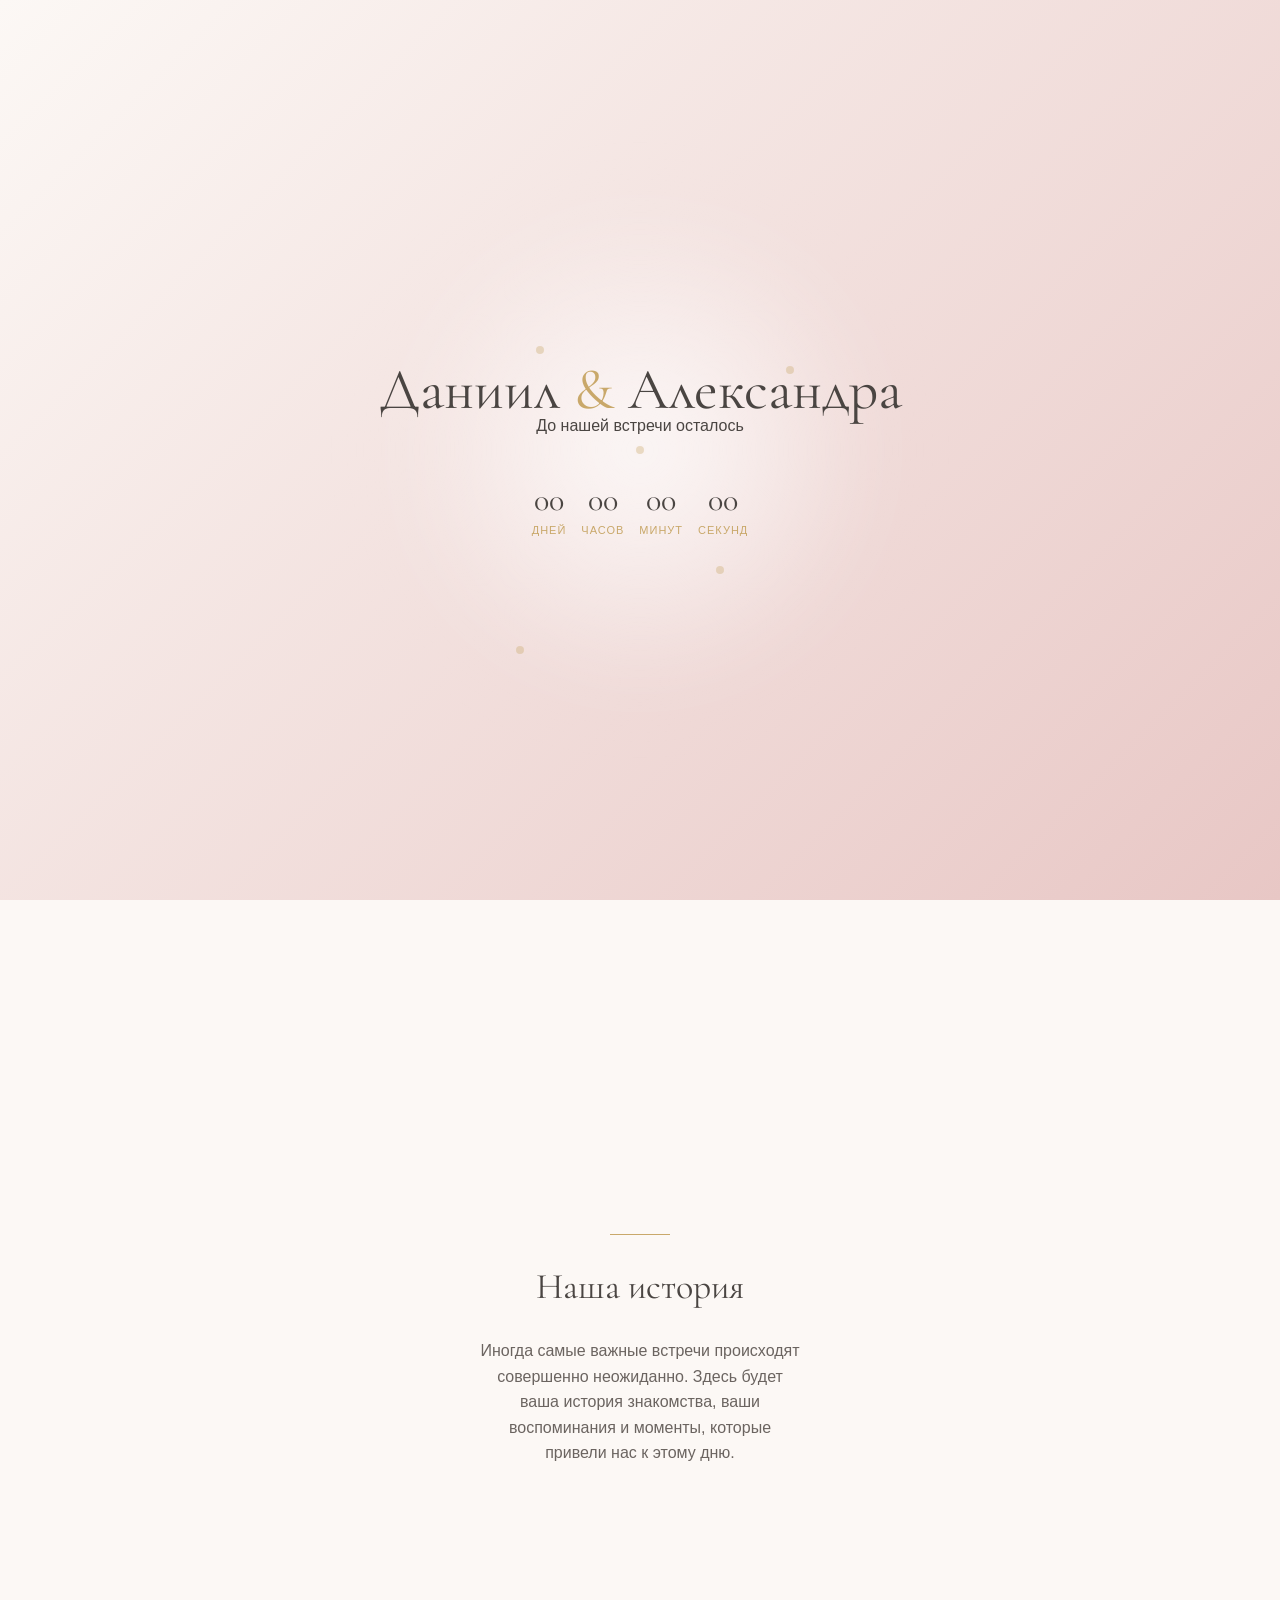
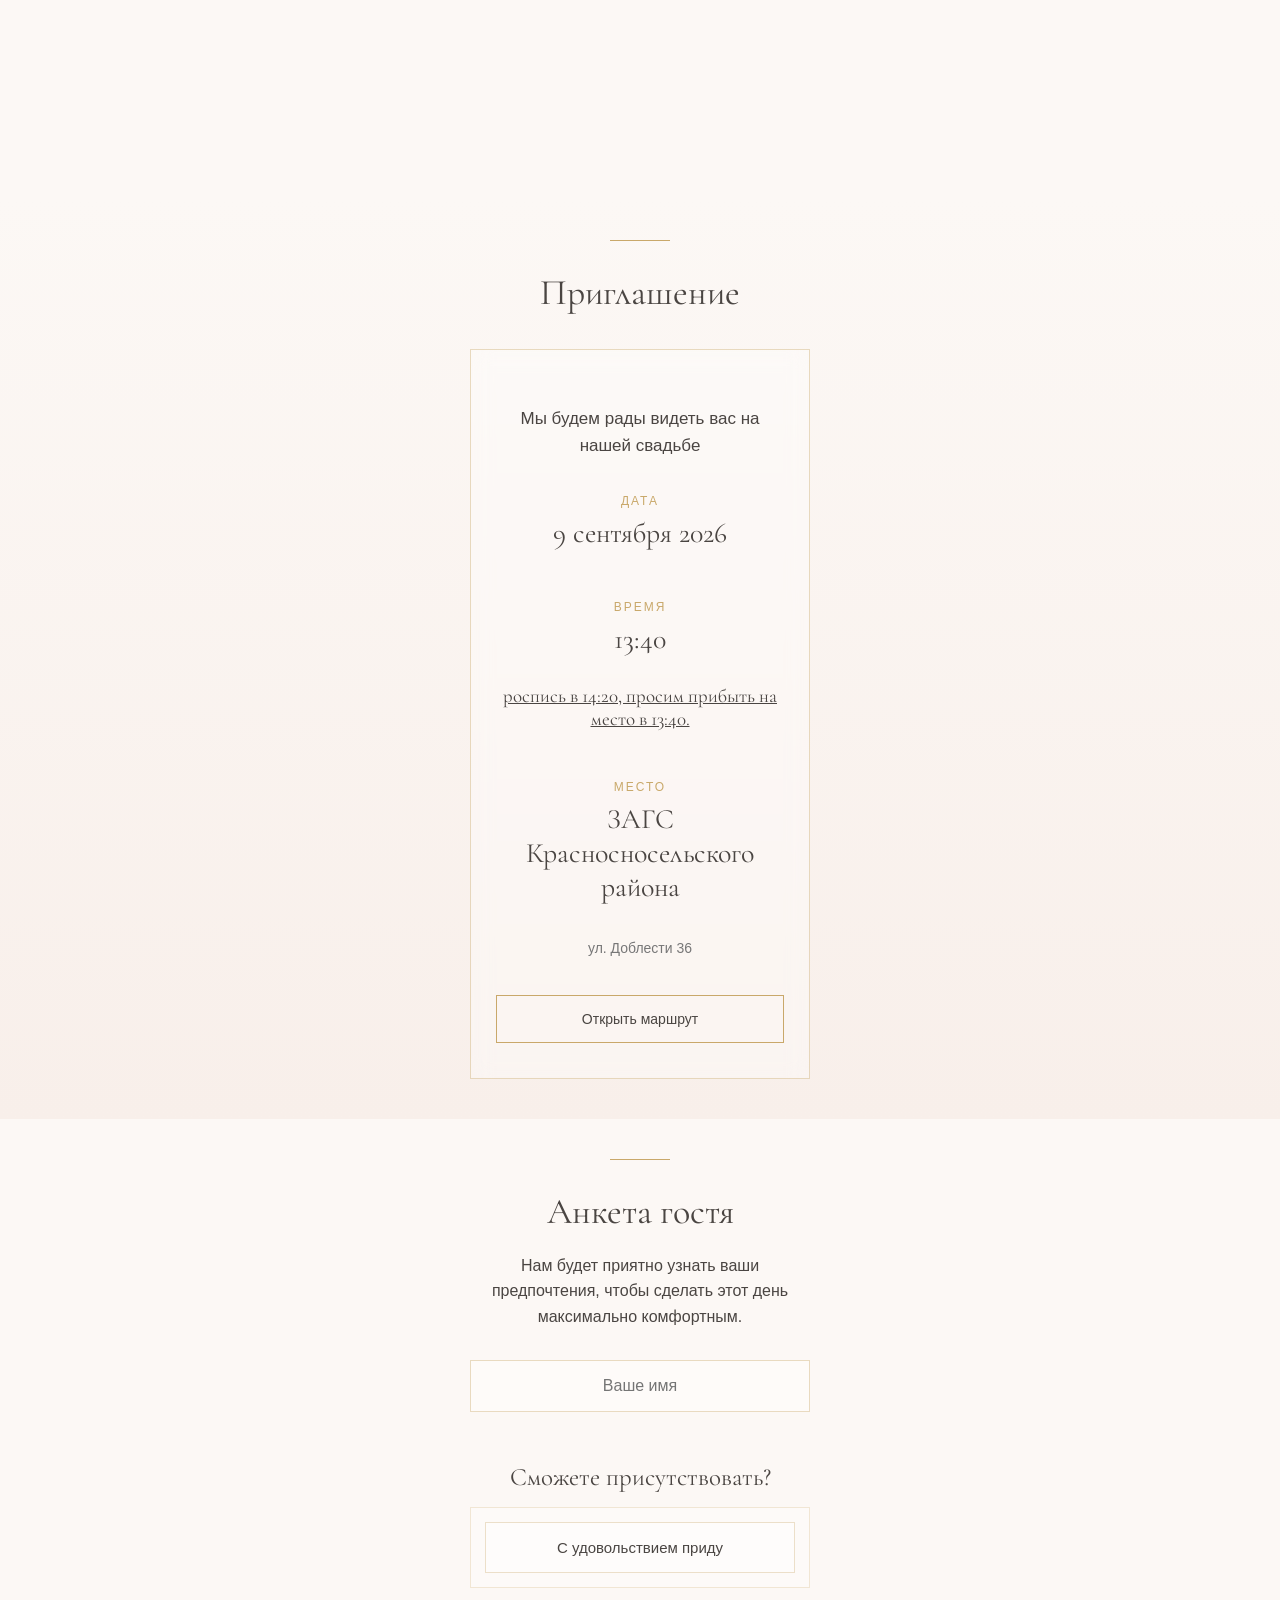
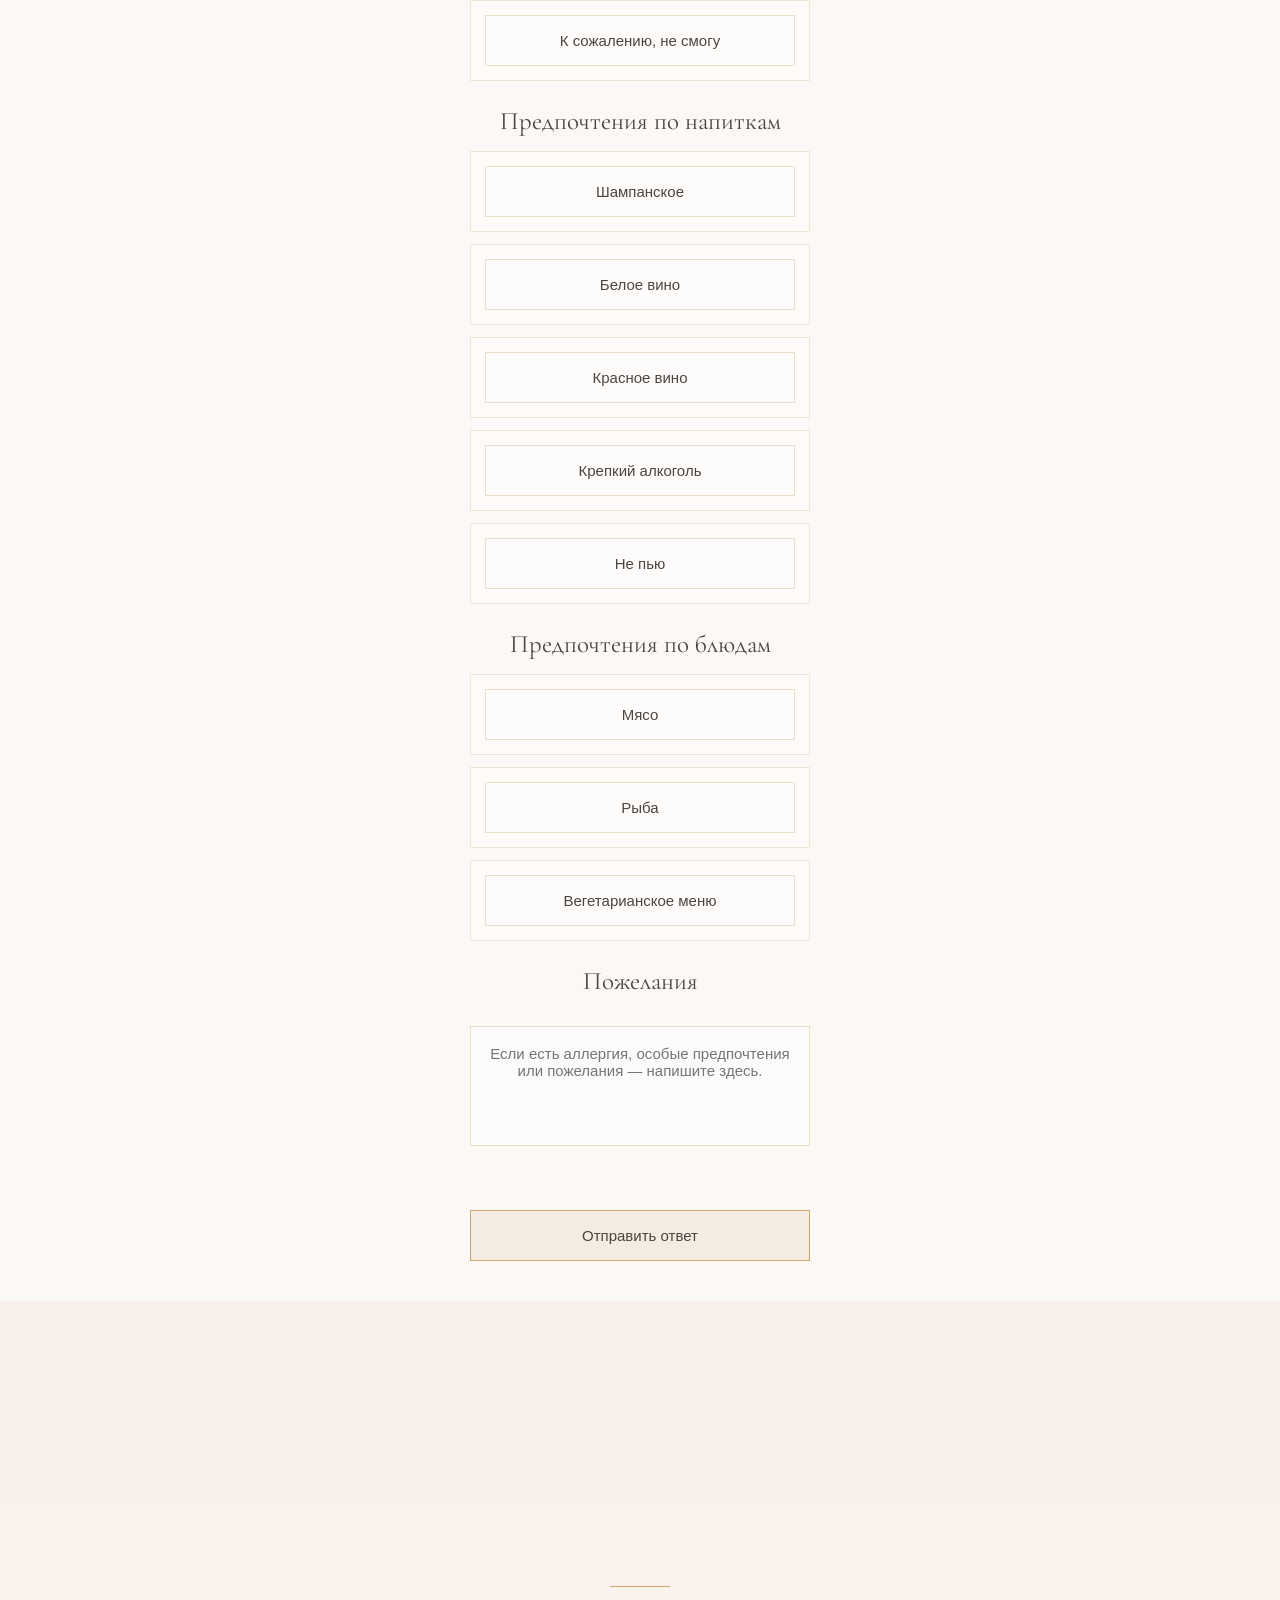
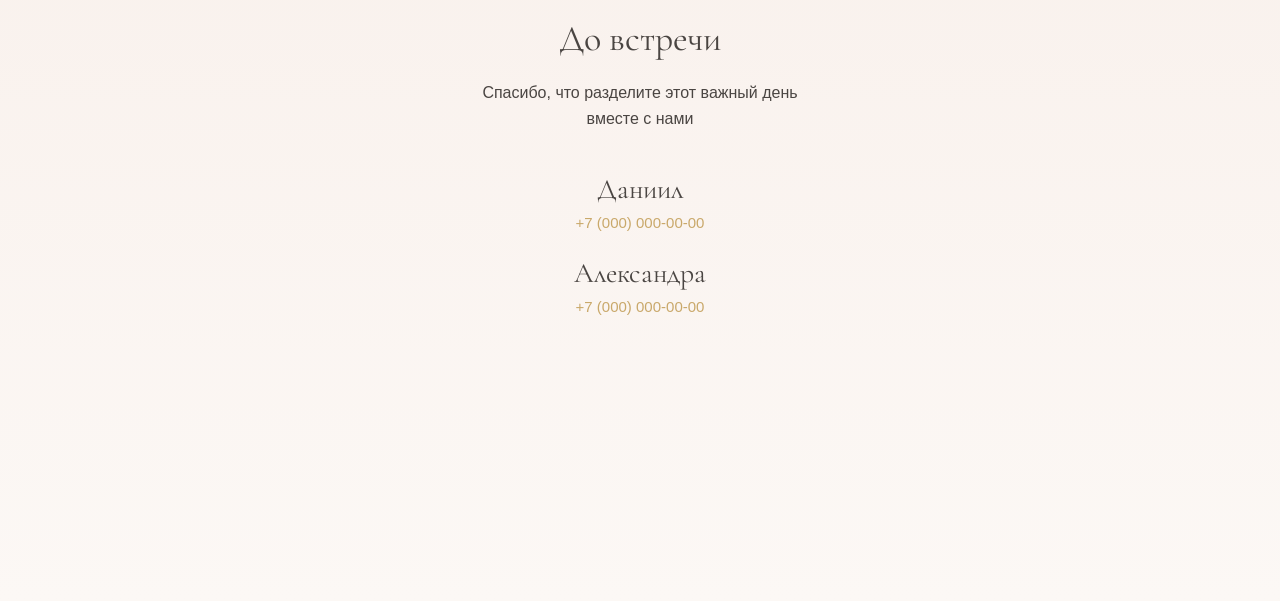
<file: wedding-site/index.html>
<!doctype html>
<html lang="en">
  <head>
    <meta charset="UTF-8" />
    <meta name="viewport" content="width=device-width, initial-scale=1.0" />
    <link rel="stylesheet" href="style.css" />
    <link rel="preconnect" href="https://fonts.googleapis.com" />
    <link rel="preconnect" href="https://fonts.gstatic.com" crossorigin />
    <link
      href="https://fonts.googleapis.com/css2?family=Cormorant+Garamond:ital,wght@0,300..700;1,300..700&display=swap"
      rel="stylesheet"
    />
    <title>Даниил и Александра</title>
  </head>
  <body>
    <main>
      <!-- Первый экран -->
      <section class="hero">
        <div class="silk"></div>
        <div class="gold-particles"></div>

        <div class="hero-content">
          <h1>
            Даниил
            <span>&</span>
            Александра
          </h1>

          <div class="timer-title">До нашей встречи осталось</div>

          <div class="timer">
            <div class="time-box">
              <span id="days">00</span>
              <small>дней</small>
            </div>

            <div class="time-box">
              <span id="hours">00</span>
              <small>часов</small>
            </div>

            <div class="time-box">
              <span id="minutes">00</span>
              <small>минут</small>
            </div>

            <div class="time-box">
              <span id="seconds">00</span>
              <small>секунд</small>
            </div>
          </div>
        </div>
      </section>

      <!-- История знакомства -->
      <section class="story">
        <div class="section-line"></div>

        <h2>Наша история</h2>

        <p>
          Иногда самые важные встречи происходят совершенно неожиданно. Здесь
          будет ваша история знакомства, ваши воспоминания и моменты, которые
          привели нас к этому дню.
        </p>
      </section>

      <!-- Приглашение -->
      <section class="invitation">
        <div class="section-line"></div>

        <h2>Приглашение</h2>

        <div class="event-card">
          <p class="event-title">Мы будем рады видеть вас на нашей свадьбе</p>

          <div class="event-info">
            <div class="info-item">
              <span> Дата </span>

              <strong> 9 сентября 2026 </strong>
            </div>

            <div class="info-item">
              <span> Время </span>

              <strong> 13:40 </strong>
              <strong style="font-size: 19px; text-decoration: underline;"> роспись в 14:20, просим прибыть на место в 13:40. </strong>
            </div>

            <div class="info-item">
              <span> Место </span>

              <strong> ЗАГС Красносносельского района</strong>
              <p class="address">ул. Доблести 36</p>
            </div>
          </div>

          <a class="map-btn" href="#" target="_blank"> Открыть маршрут </a>
        </div>
      </section>

      <!-- Анкета гостя -->
      <section class="guest-form">
        <div class="section-line"></div>

        <h2>Анкета гостя</h2>

        <p>
          Нам будет приятно узнать ваши предпочтения, чтобы сделать этот день
          максимально комфортным.
        </p>

        <form class="guest-card" id="guestForm">
          <!-- Имя -->

          <input type="text" name="name" placeholder="Ваше имя" required />

          <!-- Присутствие -->

          <h3>Сможете присутствовать?</h3>

          <div class="choices">
            <label class="choice">
              <input type="radio" name="visit" value="Буду" required />

              <span>С удовольствием приду </span>
            </label>

            <label class="choice">
              <input type="radio" name="visit" value="Не смогу" />

              <span>К сожалению, не смогу</span>
            </label>
          </div>

          <!-- Алкоголь -->

          <h3>Предпочтения по напиткам</h3>

          <div class="choices">
            <label class="choice">
              <input type="checkbox" name="alcohol" value="Шампанское" />
              <span>Шампанское</span>
            </label>

            <label class="choice">
              <input type="checkbox" name="alcohol" value="Белое вино" />
              <span>Белое вино</span>
            </label>

            <label class="choice">
              <input type="checkbox" name="alcohol" value="Красное вино" />
              <span>Красное вино</span>
            </label>

            <label class="choice">
              <input type="checkbox" name="alcohol" value="Крепкий алкоголь" />
              <span>Крепкий алкоголь</span>
            </label>
            <label class="choice">
              <input type="checkbox" name="alcohol" value="Без алкоголя" />
              <span> Не пью</span>
            </label>
          </div>

          <!-- Еда -->

          <h3>Предпочтения по блюдам</h3>

          <div class="choices">
            <label class="choice">
              <input type="checkbox" name="food" value="Мясо" />
              <span> Мясо</span>
            </label>

            <label class="choice">
              <input type="checkbox" name="food" value="Рыба" />
              <span> Рыба</span>
            </label>

            <label class="choice">
              <input type="checkbox" name="food" value="Вегетарианское меню" />
              <span> Вегетарианское меню</span>
            </label>
          </div>

          <!-- Комментарий -->

          <h3>Пожелания</h3>

          <textarea
            name="comment"
            placeholder="Если есть аллергия, особые предпочтения или пожелания — напишите здесь."
          ></textarea>
          <button type="submit" class="submit-btn">Отправить ответ</button>
        </form>
      </section>

      <!-- Контакты -->
      <section class="contacts">
        <div class="section-line"></div>

        <h2>До встречи</h2>

        <p>Спасибо, что разделите этот важный день вместе с нами</p>

        <div class="contact-list">
          <div class="contact-item">
            <span> Даниил </span>

            <a href="tel:+70000000000"> +7 (000) 000-00-00 </a>
          </div>

          <div class="contact-item">
            <span> Александра </span>

            <a href="tel:+70000000000"> +7 (000) 000-00-00 </a>
          </div>
        </div>
      </section>
    </main>
    <div class="popup" id="popup">
      <div class="popup-content">
        <button type="button" class="popup-close" id="popupClose">×</button>
        <h2>Спасибо</h2>
        <p>Ваш ответ получен.Будем рады видеть вас в этот день.</p>
      </div>
    </div>
    <script src="main.js"></script>
  </body>
</html>
</file>
<file: wedding-site/style.css>
/* Цвета */
:root {
  --bg-color: #fcf8f5;
  --accent-pink: #e8c7c5;
  --gold: #c9a86a;
  --text-color: #4a4542;
}

/* Сброс */
* {
  margin: 0;
  padding: 0;
  box-sizing: border-box;
}

body {
  background: var(--bg-color);
  color: var(--text-color);
  font-family: "Montserrat", sans-serif;
}

/* Секции */
section {
  min-height: 100vh;
  padding: 40px 20px;
  display: flex;
  flex-direction: column;
  justify-content: center;
  align-items: center;
  text-align: center;
}

/* Заголовки */
h1,
h2 {
  font-family: "Cormorant Garamond", serif;
  font-weight: 400;
}

h1 {
  font-size: 52px;
}

h2 {
  font-size: 36px;
}

p {
  margin-top: 20px;
  font-size: 16px;
  line-height: 1.6;
}
.hero {
  position: relative;
  overflow: hidden;
  background: linear-gradient(135deg, #fcf8f5, #e8c7c5);
}

/* Живой шелковый фон */
.silk {
  position: absolute;
  width: 500px;
  height: 500px;
  background: radial-gradient(
    circle,
    rgba(255, 255, 255, 0.8),
    transparent 70%
  );
  filter: blur(40px);
  animation: moveSilk 12s infinite alternate;
}

@keyframes moveSilk {
  from {
    transform: translate(-80px, -40px) scale(1);
  }

  to {
    transform: translate(80px, 60px) scale(1.2);
  }
}
/* Текст */
.hero-content {
  position: relative;
  z-index: 2;
  animation: fadeIn 2s ease;
}

.hero h1 {
  color: var(--text-color);
  font-size: 58px;
  line-height: 0.9;
}

.hero h1 span {
  color: var(--gold);
}
.hero p {
  max-width: 280px;
  color: #6b6460;
  font-size: 15px;
}
@keyframes fadeIn {
  from {
    opacity: 0;
    transform: translateY(20px);
  }

  to {
    opacity: 1;
    transform: translateY(0);
  }
}
/* История */
.story {
  background: #fcf8f5;
}
.section-line {
  width: 60px;
  height: 1px;
  background: var(--gold);
  margin-bottom: 30px;
}
.story h2 {
  margin-bottom: 10px;
}
.story p {
  max-width: 320px;
  color: #6b6460;
  font-weight: 300;
}
/* Приглашение */
.invitation {
  background: linear-gradient(180deg, #fcf8f5, #f8efea);
}

.event-card {
  margin-top: 35px;
  width: 100%;
  max-width: 340px;
  padding: 35px 25px;
  border: 1px solid rgba(201, 168, 106, 0.4);
  background: rgba(255, 255, 255, 0.35);
  backdrop-filter: blur(10px);
}

.event-title {
  font-size: 17px;
  color: var(--text-color);
}
.event-info {
  margin-top: 35px;
  display: flex;
  flex-direction: column;
  gap: 8px;
}
.event-info span {
  font-size: 12px;
  text-transform: uppercase;
  letter-spacing: 2px;
  color: var(--gold);
}
.event-info strong {
  font-family: "Cormorant Garamond", serif;
  font-size: 28px;
  font-weight: 400;
  margin-bottom: 20px;
}
.event-card button {
  margin-top: 25px;
  padding: 14px 30px;
  border-radius: 30px;
  border: 1px solid var(--gold);
  background: transparent;
  color: var(--text-color);
  font-family: "Montserrat", sans-serif;
}
/* Анкета */
.guest-form {
  background: #fcf8f5;
}
.guest-card {
  margin-top: 30px;
  width: 100%;
  max-width: 340px;
}
.guest-card input[type="text"],
.guest-card textarea {
  width: 100%;
  padding: 16px;
  margin-bottom: 25px;
  border: 1px solid rgba(201, 168, 106, 0.4);
  background: rgba(255, 255, 255, 0.4);
  font-family: "Montserrat", sans-serif;
}
.guest-card textarea {
  height: 100px;
  resize: none;
}
.guest-card h3 {
  font-family: "Cormorant Garamond", serif;
  font-size: 25px;
  font-weight: 400;
  margin: 25px 0 15px;
}
.choices label {
  padding: 14px;
  border: 1px solid rgba(201, 168, 106, 0.25);
  background: rgba(255, 255, 255, 0.3);
}
/* Контакты */
.contacts {
  background: linear-gradient(180deg, #f8efea, #fcf8f5);
}
.contact-list {
  margin-top: 40px;
  display: flex;
  flex-direction: column;
  gap: 25px;
}
.contact-item {
  display: flex;
  flex-direction: column;
  gap: 8px;
}
.contact-item span {
  font-family: "Cormorant Garamond", serif;
  font-size: 28px;
}

.contact-item a {
  color: var(--gold);
  text-decoration: none;
  font-size: 15px;
}
/* Анимация появления */
section {
  opacity: 0;
  transform: translateY(40px);
  transition:
    opacity 1s ease,
    transform 1s ease;
}
section.show {
  opacity: 1;
  transform: translateY(0);
}
.hero {
  opacity: 1;
  transform: none;
}
* Декоративные элементы */ .section-line::after {
  content: "";
  display: block;
  width: 6px;
  height: 6px;
  background: var(--gold);
  border-radius: 50%;
  margin: -3px auto 0;
}
.gold-particles {
  position: absolute;
  width: 8px;
  height: 8px;
  background: var(--gold);
  border-radius: 50%;
  opacity: 0.35;
  box-shadow:
    80px 120px 0 var(--gold),
    -120px 200px 0 var(--gold),
    150px -80px 0 var(--gold),
    -100px -100px 0 var(--gold);

  animation: particles 15s infinite alternate;
}

@keyframes particles {
  from {
    transform: translateY(0);
  }

  to {
    transform: translateY(-40px);
  }
}
/* Мобильная оптимизация */

html {
  /* overflow-x: hidden; */
}

body {
  width: 100%;
  /* overflow-x: hidden; */
}

.hero h1 {
  font-size: clamp(42px, 12vw, 58px);
}

h2 {
  font-size: clamp(30px, 8vw, 36px);
}

section {
  padding-left: 20px;
  padding-right: 20px;
}

p {
  max-width: 320px;
}

button,
input,
textarea {
  font-size: 16px;
}
@media (max-width: 360px) {
  .hero h1 {
    font-size: 42px;
  }
  .event-card,
  .guest-card {
    padding-left: 18px;
    padding-right: 18px;
  }
}
/* Выбор в анкете */
.choices {
  display: flex;
  flex-direction: column;
  gap: 12px;
  width: 100%;
}
.choice {
  position: relative;
  cursor: pointer;
}
.choice input {
  position: absolute;
  opacity: 0;
}
.choice span {
  display: block;
  width: 100%;
  padding: 16px 20px;
  border: 1px solid rgba(201, 168, 106, 0.35);
  background: rgba(255, 255, 255, 0.35);
  color: var(--text-color);
  font-size: 15px;
  transition:
    background 0.3s ease,
    border-color 0.3s ease,
    transform 0.3s ease;
}
/* Когда выбрали */
.choice input:checked + span {
  background: rgba(201, 168, 106, 0.15);
  border-color: var(--gold);
  color: #8f7040;
  box-shadow: 0 8px 20px rgba(201, 168, 106, 0.12);
  transform: translateY(-2px);
}

/* Нажатие пальцем */
.choice:active span {
  transform: scale(0.98);
}
/* Поле комментария */
.guest-card textarea {
  width: 100%;
  min-height: 120px;
  margin-top: 15px;
  padding: 18px;
  border: 1px solid rgba(201, 168, 106, 0.35);
  background: rgba(255, 255, 255, 0.35);
  font-family: "Montserrat", sans-serif;
  font-size: 15px;
  resize: none;
}
.guest-card textarea:focus {
  outline: none;
  border-color: var(--gold);
}
/* Кнопка отправки */
.submit-btn {
  margin-top: 35px;
  width: 100%;
  padding: 16px;
  border: 1px solid var(--gold);
  background: rgba(201, 168, 106, 0.15);
  color: var(--text-color);
  font-family: "Montserrat", sans-serif;
  font-size: 15px;
  transition: 0.3s;
}
.submit-btn:active {
  transform: scale(0.97);
}
/* Информация о событии */
.event-info {
  gap: 30px;
}
.info-item {
  display: flex;
  flex-direction: column;
  gap: 8px;
}
.info-item span {
  font-size: 12px;
  letter-spacing: 2px;
  text-transform: uppercase;
  color: var(--gold);
}
.info-item strong {
  font-family: "Cormorant Garamond", serif;
  font-size: 28px;
  font-weight: 400;
}
.address {
  margin-top: 5px;
  font-size: 14px;
  color: #777;
}
/* Кнопка карты */
.map-btn {
  display: block;
  margin-top: 35px;
  padding: 15px 30px;
  border: 1px solid var(--gold);
  color: var(--text-color);
  text-decoration: none;
  font-size: 14px;
  transition: 0.3s;
}
.map-btn:active {
  transform: scale(0.96);
}
textarea::placeholder {
  text-align: center;
}
input::placeholder {
  text-align: center;
}
/* Таймер */
.timer {
  display: flex;
  justify-content: center;
  gap: 15px;
  margin-top: 45px;
}
.time-box {
  display: flex;
  flex-direction: column;
  align-items: center;
}
.time-box span {
  font-family: "Cormorant Garamond", serif;
  font-size: 32px;
  color: var(--text-color);
}
.time-box small {
  margin-top: 5px;
  font-size: 11px;
  letter-spacing: 1px;
  color: var(--gold);
  text-transform: uppercase;
}
.success-message {
  display: none;
  margin-top: 25px;
  padding: 25px 20px;
  border: 1px solid rgba(201, 168, 106, 0.35);
  border-radius: 20px;
  background: rgba(255, 255, 255, 0.45);
  animation: fadeIn 0.8s ease;
}
.success-message.show {
  display: block;
}
.success-message h3 {
  font-family: "Cormorant Garamond", serif;
  font-size: 30px;
  font-weight: 400;
  color: var(--gold);
}

.success-message p {
  margin-top: 10px;
  font-size: 14px;
}

/* Popup */
.popup {
  position: fixed;
  inset: 0;
  display: flex;
  justify-content: center;
  align-items: center;
  background: rgba(74, 69, 66, 0.35);
  backdrop-filter: blur(8px);
  opacity: 0;
  visibility: hidden;
  transition: 0.4s;
  z-index: 100;
}
.popup.show {
  opacity: 1;
  visibility: visible;
}
.popup-content {
  position: relative;
  width: calc(100% - 40px);
  max-width: 340px;
  padding: 40px 25px;
  text-align: center;

  background: #fcf8f5;
  border: 1px solid rgba(201, 168, 106, 0.4);
  transform: translateY(30px);
  transition: 0.4s;
}
.popup.show .popup-content {
  transform: translateY(0);
}
.popup-content h2 {
  color: var(--gold);
  margin-bottom: 15px;
}
.popup-content p {
  font-size: 15px;
}
.popup-close {
  position: absolute;
  top: 12px;
  right: 18px;
  border: none;
  background: none;
  font-size: 28px;
  color: var(--gold);
  cursor: pointer;
}
</file>
